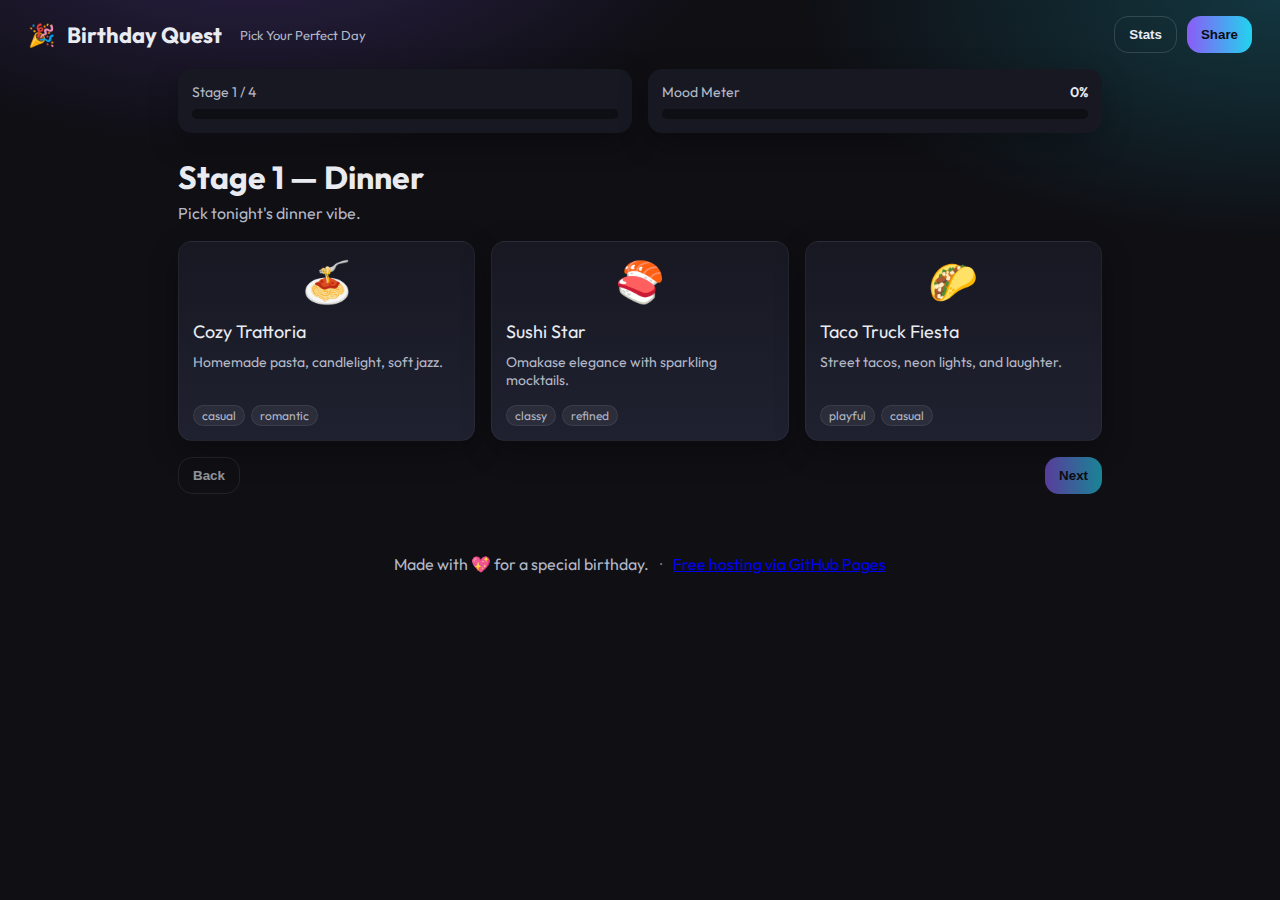
<file: birthday-quest/index.html>
<!DOCTYPE html>
<html lang="en">
  <head>
    <meta charset="utf-8" />
    <meta name="viewport" content="width=device-width, initial-scale=1" />
    <title>Birthday Quest: Pick Your Perfect Day</title>
    <meta name="description" content="A cute game to design the perfect birthday day by making choices across fun stages. Built with ❤️ for you." />
    <link rel="preconnect" href="https://fonts.googleapis.com" />
    <link rel="preconnect" href="https://fonts.gstatic.com" crossorigin />
    <link href="https://fonts.googleapis.com/css2?family=Outfit:wght@300;400;600;700&display=swap" rel="stylesheet" />
    <link rel="stylesheet" href="./styles.css" />
  </head>
  <body>
    <header class="app-header">
      <div class="app-brand">
        <span class="brand-emoji" aria-hidden="true">🎉</span>
        <h1>Birthday Quest</h1>
        <span class="brand-sub">Pick Your Perfect Day</span>
      </div>
      <div class="header-actions">
        <button id="btn-stats" class="linkish" aria-label="View your stats">Stats</button>
        <button id="btn-share" class="primary" aria-label="Copy a shareable link">Share</button>
      </div>
    </header>

    <main id="app" class="app">
      <section class="hud">
        <div class="progress">
          <div class="progress-label">
            <span id="progress-text">Stage 1 / 4</span>
          </div>
          <div class="progress-bar">
            <div id="progress-bar-fill" class="progress-fill" style="width: 0%"></div>
          </div>
        </div>

        <div class="mood">
          <div class="mood-top">
            <span class="mood-title">Mood Meter</span>
            <span id="mood-value" class="mood-value">0%</span>
          </div>
          <div class="mood-bar">
            <div id="mood-bar-fill" class="mood-fill" style="width: 0%"></div>
          </div>
        </div>
      </section>

      <section id="stage" class="stage">
        <h2 id="stage-title" class="stage-title">Loading…</h2>
        <p id="stage-desc" class="stage-desc"></p>
        <div id="options" class="options-grid"></div>

        <div class="stage-actions">
          <button id="btn-back" class="ghost">Back</button>
          <button id="btn-next" class="primary" disabled>Next</button>
        </div>
      </section>

      <section id="final" class="final hidden" aria-live="polite">
        <div class="final-card">
          <div class="final-top">
            <h2>Perfect Day Unlocked ✨</h2>
            <p id="final-subtitle" class="final-subtitle">Here’s your curated birthday plan.</p>
          </div>
          <div id="final-summary" class="final-summary"></div>
          <div class="final-stats">
            <div class="final-meter">
              <span>Overall Mood</span>
              <div class="mood-bar small">
                <div id="final-mood-fill" class="mood-fill" style="width: 0%"></div>
              </div>
            </div>
            <div class="final-score">
              <span>Total Points</span>
              <strong id="final-score">0</strong>
            </div>
          </div>
          <div class="final-actions">
            <button id="btn-edit" class="ghost">Edit Choices</button>
            <button id="btn-replay" class="primary">Replay</button>
          </div>
        </div>
      </section>

      <div id="toast" class="toast" role="status" aria-live="polite"></div>
      <div id="fx-layer" class="fx-layer" aria-hidden="true"></div>
    </main>

    <dialog id="stats-dialog" class="stats-dialog">
      <form method="dialog">
        <header class="stats-header">
          <h3>Your Trends</h3>
          <button class="icon" title="Close" aria-label="Close">✖</button>
        </header>
        <div id="stats-content" class="stats-content"></div>
      </form>
    </dialog>

    <footer class="app-footer">
      <span>Made with 💖 for a special birthday.</span>
      <span class="dot">·</span>
      <a href="https://pages.github.com/" target="_blank" rel="noreferrer">Free hosting via GitHub Pages</a>
    </footer>

    <script src="./script.js" defer></script>
  </body>
</html>
</file>
<file: birthday-quest/styles.css>
:root {
  --bg: #0f0f14;
  --panel: #171822;
  --panel-2: #1f2130;
  --text: #e9ebf1;
  --text-dim: #b3b8c7;
  --primary: #8b5cf6;
  --primary-2: #22d3ee;
  --accent: #f43f5e;
  --success: #10b981;
  --warning: #f59e0b;
  --shadow: rgba(0, 0, 0, 0.25);
  --radius: 14px;
}

* { box-sizing: border-box; }

html, body { height: 100%; }

body {
  margin: 0;
  font-family: 'Outfit', system-ui, -apple-system, Segoe UI, Roboto, Arial, sans-serif;
  background: radial-gradient(1200px 600px at 20% -10%, rgba(139,92,246,.25), transparent 40%),
              radial-gradient(1200px 600px at 100% 0%, rgba(34,211,238,.2), transparent 40%),
              var(--bg);
  color: var(--text);
}

/* Utility */
.hidden { display: none !important; }

.app-header {
  display: flex;
  align-items: center;
  justify-content: space-between;
  padding: 16px clamp(16px, 4vw, 28px);
}

.app-brand { display: flex; align-items: center; gap: 12px; }
.app-brand h1 { font-size: clamp(18px, 2vw, 22px); margin: 0; }
.brand-sub { color: var(--text-dim); font-size: 13px; margin-left: 6px; }
.brand-emoji { font-size: 22px; }

.header-actions { display: flex; gap: 10px; }

.app { max-width: 980px; margin: 0 auto; padding: 0 clamp(16px, 4vw, 28px) 40px; }

/* Cheering coach */
.cheer-coach {
  position: fixed;
  right: clamp(8px, 2vw, 16px);
  bottom: clamp(78px, 10vh, 120px);
  display: flex;
  flex-direction: column;
  align-items: center;
  gap: 8px;
  z-index: 35;
  pointer-events: none;
}
.coach-avatar {
  font-size: clamp(28px, 5vw, 42px);
  filter: drop-shadow(0 4px 8px rgba(0,0,0,.35));
  animation: gentleBob 2.6s ease-in-out infinite;
}
.coach-bubble {
  background: rgba(255,255,255,.08);
  color: var(--text);
  border: 1px solid rgba(255,255,255,.14);
  border-radius: 14px;
  padding: 8px 10px;
  font-size: 13px;
  max-width: 240px;
  box-shadow: 0 10px 30px var(--shadow);
}
@keyframes gentleBob {
  0% { transform: translateY(0); }
  50% { transform: translateY(-3px); }
  100% { transform: translateY(0); }
}

/* Welcome overlay */
.welcome-overlay {
  display: none;
}
.welcome-overlay.show { display: block; }
.welcome-card {
  width: min(780px, 94vw);
  background: linear-gradient(180deg, var(--panel), var(--panel-2));
  border: 1px solid rgba(255,255,255,.12);
  border-radius: 16px;
  padding: clamp(16px, 3vw, 22px);
  box-shadow: 0 10px 30px var(--shadow);
  margin: 24px auto;
}
.welcome-emoji { font-size: 36px; text-align: center; }
.welcome-title { text-align: center; margin: 10px 0 6px; font-size: clamp(22px, 4vw, 30px); }
.welcome-sub { text-align: center; color: var(--text-dim); margin: 0 0 12px; }
.welcome-list { margin: 0 0 12px; padding-left: 18px; color: var(--text-dim); }
.welcome-list li { margin: 6px 0; }
.welcome-tos { background: rgba(255,255,255,.04); border: 1px solid rgba(255,255,255,.08); border-radius: 12px; padding: 12px; margin: 10px 0; }
.welcome-tos .tos-title { margin: 0 0 8px; font-weight: 700; }
.welcome-actions { display: flex; justify-content: flex-end; gap: 10px; margin-top: 12px; }

/* Confetti */
.confetti-container { position: fixed; inset: 0; pointer-events: none; z-index: 70; overflow: hidden; }
.confetti-piece {
  position: absolute;
  width: 8px; height: 14px;
  border-radius: 2px;
  opacity: 0;
  will-change: transform, opacity;
  /* default animation can be overridden inline */
  animation: confettiBurst 1s ease-out forwards;
}
@keyframes confettiBurst {
  0% { transform: translate(0, 0) scale(1) rotate(0deg); opacity: 0; }
  12% { opacity: 1; }
  100% { transform: translate(var(--dx, 0), var(--dy, 0)) scale(1) rotate(var(--rot, 360deg)); opacity: 0; }
}

/* Screen shake for extra pop */
.app.shake { animation: screenShake 260ms ease-in-out; }
@keyframes screenShake {
  0% { transform: translate(0, 0); }
  20% { transform: translate(-3px, -2px); }
  40% { transform: translate(3px, 2px); }
  60% { transform: translate(-2px, 3px); }
  80% { transform: translate(2px, -3px); }
  100% { transform: translate(0, 0); }
}

.hud { display: grid; grid-template-columns: 1fr 1fr; gap: 16px; align-items: end; margin-bottom: clamp(12px, 3vw, 24px); }

.progress { background: var(--panel); border-radius: var(--radius); padding: 14px; box-shadow: 0 10px 30px var(--shadow); }
.progress-label { display: flex; justify-content: space-between; font-size: 14px; color: var(--text-dim); margin-bottom: 8px; }
.progress-bar { height: 10px; background: #0e0f14; border-radius: 999px; overflow: hidden; }
.progress-fill { height: 100%; background: linear-gradient(90deg, var(--primary), var(--primary-2)); transition: width .5s ease; }

.mood { background: var(--panel); border-radius: var(--radius); padding: 14px; box-shadow: 0 10px 30px var(--shadow); }
.mood-top { display: flex; justify-content: space-between; font-size: 14px; color: var(--text-dim); margin-bottom: 8px; }
.mood-bar { height: 10px; background: #0e0f14; border-radius: 999px; overflow: hidden; }
.mood-bar.small { height: 8px; }
.mood-fill { height: 100%; background: linear-gradient(90deg, var(--success), var(--primary-2)); transition: width .6s ease; }
.mood-value { font-weight: 600; color: var(--text); }

.stage { margin-top: 22px; }
.stage-title { margin: 16px 0 6px; font-size: clamp(22px, 4vw, 32px); }
.stage-desc { margin: 0 0 18px; color: var(--text-dim); }

.options-grid { display: grid; grid-template-columns: repeat(3, minmax(0, 1fr)); gap: 16px; }
@media (max-width: 820px) { .options-grid { grid-template-columns: repeat(2, minmax(0, 1fr)); } }
@media (max-width: 520px) { .options-grid { grid-template-columns: 1fr; } }

.card {
  background: linear-gradient(180deg, var(--panel), var(--panel-2));
  padding: 14px;
  border-radius: var(--radius);
  border: 1px solid rgba(255,255,255,.05);
  box-shadow: 0 10px 30px var(--shadow);
  display: flex; flex-direction: column; gap: 10px;
  transition: transform .2s ease, box-shadow .2s ease, border-color .2s ease;
}
.card:hover { transform: translateY(-2px); box-shadow: 0 18px 40px var(--shadow); border-color: rgba(255,255,255,.09); }
.card.selected { outline: 2px solid var(--primary-2); box-shadow: 0 0 0 6px rgba(34,211,238,.08) inset; }

/* Video game choice flash effect */
.choice-flash {
  animation: choiceFlash 0.3s ease-out;
}
@keyframes choiceFlash {
  0% { transform: scale(1); filter: brightness(1); }
  50% { transform: scale(1.05); filter: brightness(1.3) saturate(1.2); }
  100% { transform: scale(1); filter: brightness(1); }
}

.card-hero { font-size: 40px; text-align: center; }
.card-title { font-size: 18px; margin: 4px 0 0; }
.card-desc { margin: 0; color: var(--text-dim); font-size: 14px; min-height: 42px; }
.card-tags { display: flex; flex-wrap: wrap; gap: 6px; }
.tag { background: rgba(255,255,255,.06); color: var(--text-dim); border: 1px solid rgba(255,255,255,.08); padding: 2px 8px; border-radius: 999px; font-size: 12px; }



.stage-actions { display: flex; justify-content: space-between; margin-top: 16px; }

button { cursor: pointer; border: 0; border-radius: 14px; padding: 10px 14px; font-weight: 600; }
button.primary { background: linear-gradient(90deg, var(--primary), var(--primary-2)); color: #0b0c12; }
button.ghost { background: transparent; border: 1px solid rgba(255,255,255,.14); color: var(--text); }
button.linkish { background: transparent; color: var(--text); border: 1px solid rgba(255,255,255,.14); }
button:disabled { opacity: .6; cursor: not-allowed; }
button.icon { background: transparent; border: 0; font-size: 16px; color: var(--text); }

.toast { position: fixed; left: 50%; transform: translateX(-50%); bottom: 20px; background: #0b0c12; color: var(--text); border: 1px solid rgba(255,255,255,.1); padding: 12px 16px; border-radius: 12px; opacity: 0; pointer-events: none; transition: opacity .25s ease, transform .25s ease; box-shadow: 0 10px 30px var(--shadow); max-width: 90vw; z-index: 100; }
.toast.show { opacity: 1; transform: translateX(-50%) translateY(-2px); }

.final.hidden { display: none; }
.final { margin-top: clamp(12px, 3vw, 28px); }
.final .final-card { background: linear-gradient(180deg, var(--panel), var(--panel-2)); padding: 22px; border-radius: var(--radius); border: 1px solid rgba(255,255,255,.06); box-shadow: 0 10px 30px var(--shadow); }
.final-top h2 { margin: 0 0 6px; font-size: clamp(22px, 4vw, 28px); }
.final-subtitle { margin: 0 0 14px; color: var(--text-dim); }
.final-summary { display: grid; grid-template-columns: repeat(2, minmax(0, 1fr)); gap: 14px; }
@media (max-width: 720px) { .final-summary { grid-template-columns: 1fr; } }
.final-item { background: rgba(255,255,255,.04); border: 1px solid rgba(255,255,255,.08); border-radius: 12px; padding: 12px; display: flex; gap: 10px; align-items: center; }
.final-item .icon { font-size: 26px; }
.final-item .title { font-weight: 700; }
.final-item .desc { color: var(--text-dim); font-size: 14px; }
.final-stats { display: flex; gap: 16px; align-items: center; margin-top: 18px; }
.final-meter { flex: 1; }
.final-score { background: rgba(255,255,255,.06); border: 1px solid rgba(255,255,255,.1); border-radius: 12px; padding: 10px 12px; display: flex; gap: 10px; align-items: center; }
.final-actions { display: flex; gap: 10px; justify-content: flex-end; margin-top: 18px; }

.stats-dialog { width: min(720px, 92vw); border: 1px solid rgba(255,255,255,.12); border-radius: 14px; background: linear-gradient(180deg, var(--panel), var(--panel-2)); color: var(--text); }
.stats-dialog::backdrop { background: rgba(0,0,0,.55); }
.stats-header { display: flex; align-items: center; justify-content: space-between; padding: 14px; border-bottom: 1px solid rgba(255,255,255,.08); }
.stats-content { padding: 14px; display: grid; gap: 12px; }
.stats-section { background: rgba(255,255,255,.04); border: 1px solid rgba(255,255,255,.08); border-radius: 12px; padding: 12px; }
.stats-section h4 { margin: 0 0 10px; }
.stats-list { display: grid; gap: 8px; }
.stats-row { display: flex; justify-content: space-between; gap: 8px; font-size: 14px; color: var(--text-dim); }
.stats-row .left { display: flex; gap: 8px; align-items: center; color: var(--text); }

.app-footer { padding: 20px; text-align: center; color: var(--text-dim); }
.app-footer .dot { margin: 0 8px; opacity: .6; }

/* Cake candle overlay */
.cake-overlay {
  position: fixed;
  inset: 0;
  display: none;
  align-items: center;
  justify-content: center;
  backdrop-filter: blur(2px);
  background: rgba(0,0,0,.35);
  z-index: 40;
}
.cake-overlay.show { display: flex; animation: overlayIn .25s ease forwards; }
@keyframes overlayIn { from { opacity: 0; } to { opacity: 1; } }

.cake-visual {
  position: relative;
  width: min(320px, 90vw);
  height: 200px;
  background: linear-gradient(180deg, rgba(255,255,255,.06), rgba(255,255,255,.02));
  border: 1px solid rgba(255,255,255,.12);
  border-radius: 16px;
  padding-top: 48px;
  box-shadow: 0 10px 30px var(--shadow);
}

.cake-base {
  position: absolute;
  left: 50%;
  bottom: 24px;
  transform: translateX(-50%);
  width: 220px;
  height: 60px;
  background: linear-gradient(180deg, #5e3b8a, #3a2357);
  border-radius: 16px 16px 12px 12px;
  box-shadow: 0 8px 20px rgba(0,0,0,.35) inset;
}

.candles {
  position: absolute;
  left: 50%;
  bottom: 84px;
  transform: translateX(-50%);
  display: flex;
  gap: 14px;
}
.candle {
  width: 10px;
  height: 34px;
  background: linear-gradient(180deg, #ffd8d8, #ff9db2);
  border-radius: 4px;
  position: relative;
  box-shadow: 0 2px 0 rgba(0,0,0,.25) inset;
}
.flame {
  position: absolute;
  left: 50%;
  top: -12px;
  transform: translateX(-50%);
  width: 10px;
  height: 14px;
  background: radial-gradient(circle at 50% 30%, #fff6a3, #ffb703 60%, rgba(0,0,0,0) 61%);
  border-radius: 50% 50% 60% 60%;
  animation: flicker .12s infinite alternate ease-in-out;
}
@keyframes flicker {
  from { transform: translateX(-50%) scale(1); filter: drop-shadow(0 0 6px #ffcf33); }
  to { transform: translateX(-52%) scale(0.92); filter: drop-shadow(0 0 8px #ffe066); }
}

.smoke {
  position: absolute;
  left: 50%;
  top: -6px;
  width: 6px;
  height: 6px;
  border-radius: 50%;
  background: radial-gradient(circle, rgba(255,255,255,.7), rgba(255,255,255,0));
  transform: translateX(-50%);
  opacity: 0;
}

/* When blown, flames fade and smoke rises */
.cake-overlay.blown .flame { animation: flameOut .18s ease forwards; }
@keyframes flameOut { to { opacity: 0; transform: translateX(-50%) translateY(-6px) scale(.6); filter: none; } }
.cake-overlay.blown .smoke {
  animation: smokeRise 1.2s ease forwards;
  animation-delay: calc(var(--i, 0) * .05s);
}
@keyframes smokeRise {
  0% { opacity: 0; transform: translateX(-50%) translateY(0) scale(1); }
  10% { opacity: .9; }
  100% { opacity: 0; transform: translateX(-60%) translateY(-40px) scale(1.6); }
}

/* Congrats overlay */
.congrats-overlay {
  position: fixed;
  inset: 0;
  display: none;
  align-items: center;
  justify-content: center;
  background: rgba(0,0,0,.45);
  backdrop-filter: blur(2px);
  z-index: 45;
}
.congrats-overlay.show { display: flex; animation: overlayIn .25s ease forwards; }

.congrats-card {
  width: min(560px, 92vw);
  background: linear-gradient(180deg, var(--panel), var(--panel-2));
  border: 1px solid rgba(255,255,255,.12);
  border-radius: 16px;
  padding: 18px;
  text-align: center;
  box-shadow: 0 10px 30px var(--shadow);
}
.congrats-emoji { font-size: 46px; }
.congrats-title { margin: 8px 0 6px; font-size: clamp(22px, 4vw, 28px); }
.congrats-sub { margin: 0 0 10px; color: var(--text-dim); }

.hearts { position: relative; height: 80px; margin: 8px 0 12px; overflow: visible; }
.heart {
  position: absolute;
  left: calc(10% + var(--i) * 12%);
  bottom: -6px;
  font-size: 22px;
  opacity: 0;
  animation: floatHeart 1.6s ease-in forwards;
  animation-delay: calc(var(--i) * .12s);
}
@keyframes floatHeart {
  0% { transform: translateY(0) scale(.8) rotate(-6deg); opacity: 0; }
  15% { opacity: .9; }
  100% { transform: translateY(-72px) scale(1.2) rotate(6deg); opacity: 0; }
}
</file>
